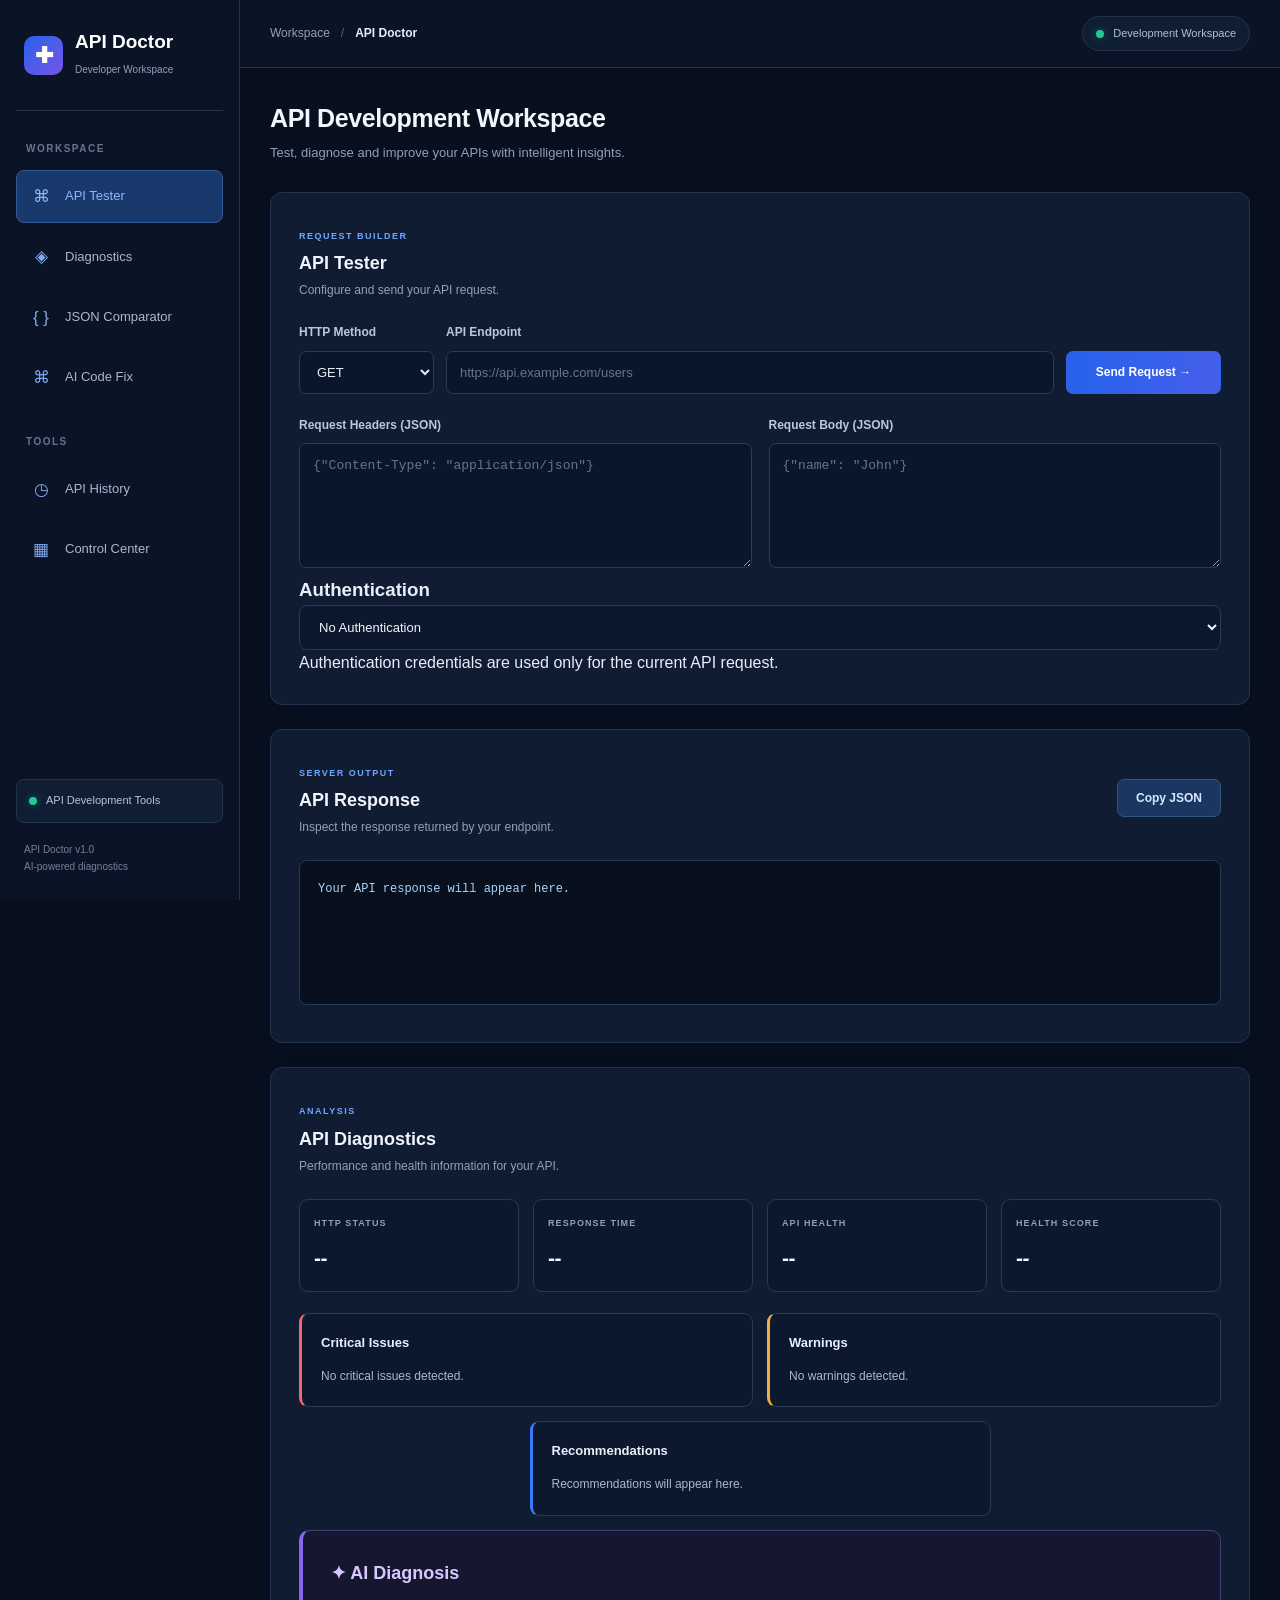
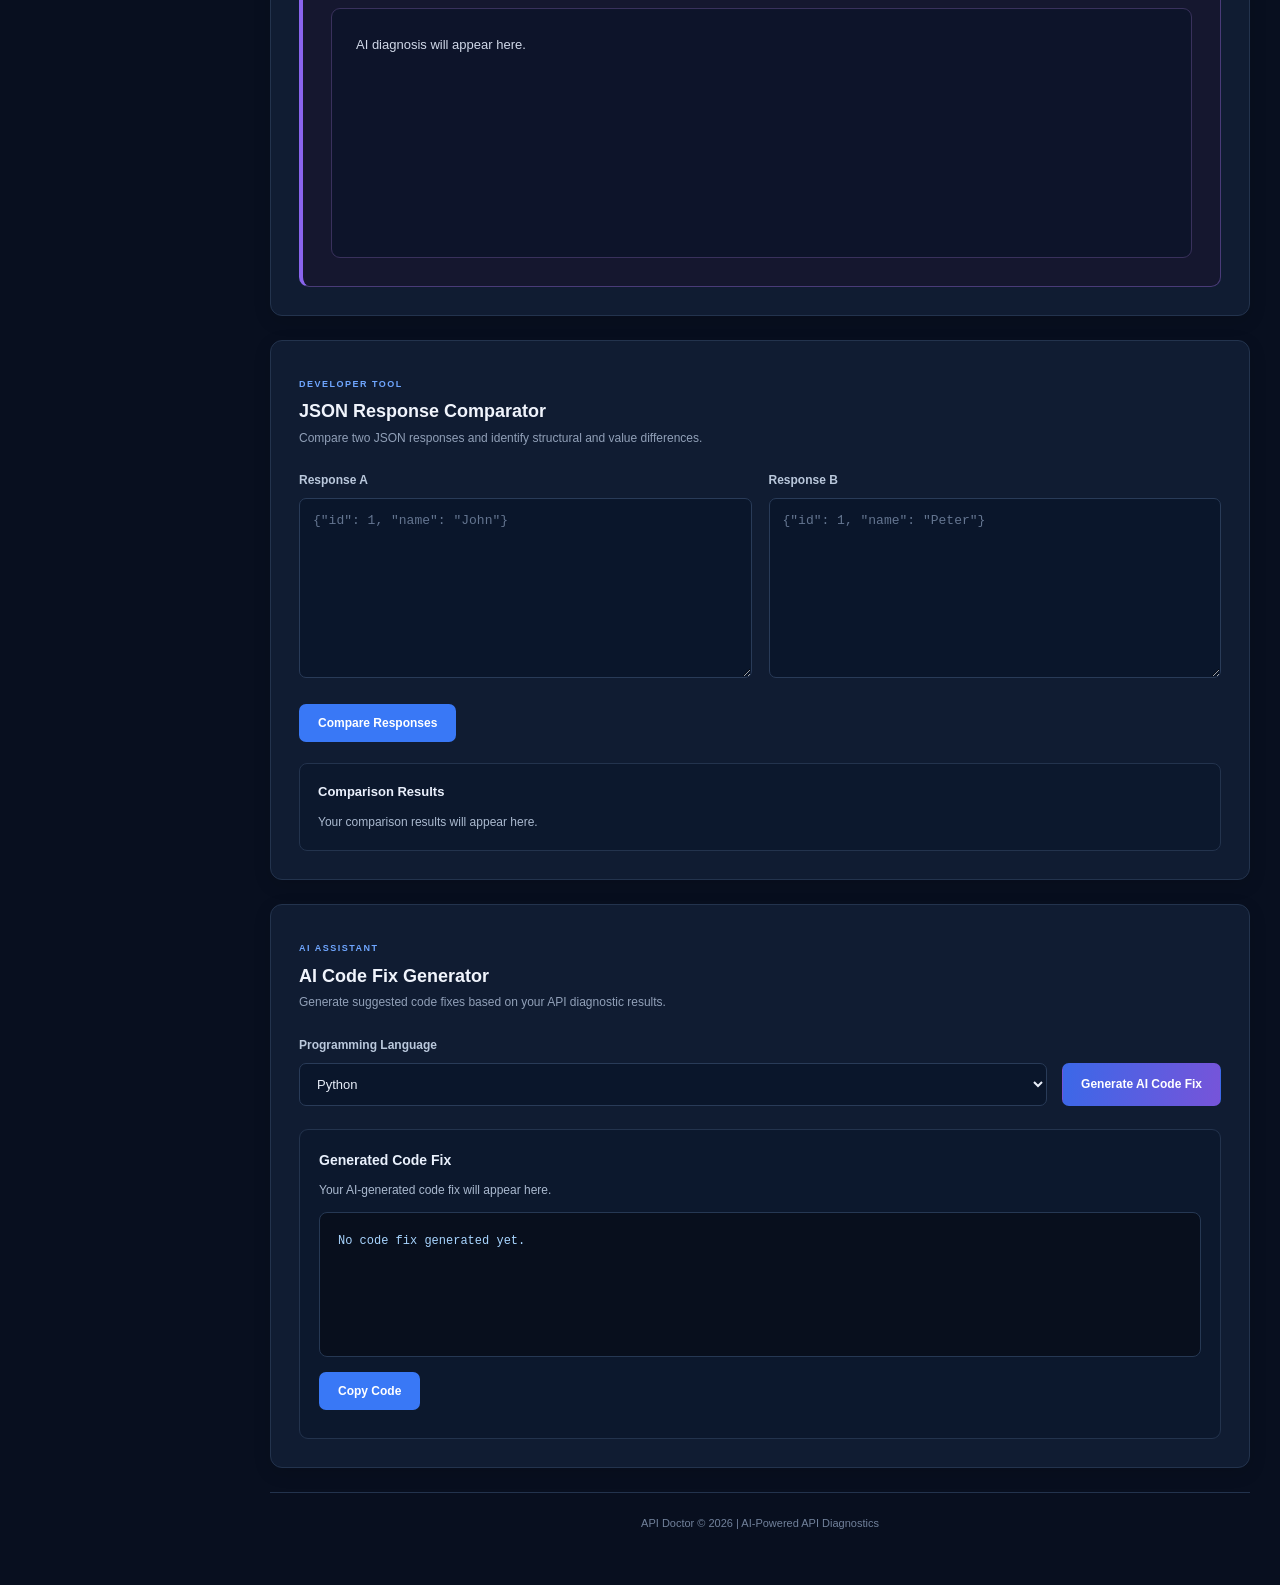
<file: frontend/index.html>
<!DOCTYPE html>
<html lang="en">

<head>
    <meta charset="UTF-8">
    <meta name="viewport" content="width=device-width, initial-scale=1.0">

    <title>API Doctor | Developer Workspace</title>

    <link rel="stylesheet" href="style.css">
    <script src="script.js" defer></script>
</head>

<body>

<div class="app-layout">

    <!-- =====================================
         SIDEBAR
    ====================================== -->

    <aside class="sidebar">

        <div class="brand">
            <div class="brand-icon">✚</div>

            <div>
                <h2>API Doctor</h2>
                <span>Developer Workspace</span>
            </div>
        </div>

        <div class="sidebar-label">WORKSPACE</div>

        <nav class="sidebar-nav">

            <a href="#api-tester" class="nav-item active">
                <span class="nav-icon">⌘</span>
                <span>API Tester</span>
            </a>

            <a href="#dashboard" class="nav-item">
                <span class="nav-icon">◈</span>
                <span>Diagnostics</span>
            </a>

            <a href="#comparator" class="nav-item">
                <span class="nav-icon">{ }</span>
                <span>JSON Comparator</span>
            </a>

            <a href="#code-fix" class="nav-item">
                <span class="nav-icon">⌘</span>
                <span>AI Code Fix</span>
            </a>

        </nav>

        <div class="sidebar-label">TOOLS</div>

        <nav class="sidebar-nav">

            <a href="history.html" class="nav-item">
                <span class="nav-icon">◷</span>
                <span>API History</span>
            </a>

            <a href="control-center.html" class="nav-item">
                <span class="nav-icon">▦</span>
                <span>Control Center</span>
            </a>

        </nav>

        <div class="sidebar-bottom">

            <div class="sidebar-info">
                <span class="status-dot"></span>
                <span>API Development Tools</span>
            </div>

            <div class="sidebar-version">
                API Doctor v1.0<br>
                AI-powered diagnostics
            </div>

        </div>

    </aside>


    <!-- =====================================
         MAIN AREA
    ====================================== -->

    <div class="main-area">

        <!-- TOPBAR -->

        <header class="topbar">

            <div class="topbar-left">
                <span class="breadcrumb">Workspace</span>
                <span class="breadcrumb-divider">/</span>
                <span class="breadcrumb-current">API Doctor</span>
            </div>

            <div class="topbar-right">

                <span class="workspace-status">
                    <span class="status-dot"></span>
                    Development Workspace
                </span>

            </div>

        </header>


        <main class="workspace">

            <!-- =====================================
                 PAGE HEADING
            ====================================== -->

            <section class="page-heading">

                <div>
                    <h1>API Development Workspace</h1>

                    <p>
                        Test, diagnose and improve your APIs
                        with intelligent insights.
                    </p>
                </div>

            </section>


            <!-- =====================================
                 API TESTER
            ====================================== -->

            <section
                class="workspace-panel api-tester"
                id="api-tester"
            >

                <div class="panel-heading">

                    <div>
                        <span class="section-tag">REQUEST BUILDER</span>

                        <h2>API Tester</h2>

                        <p>
                            Configure and send your API request.
                        </p>
                    </div>

                </div>


                <form id="apiForm" onsubmit="return false;">

                    <!-- METHOD AND URL -->

                    <div class="request-row">

                        <div class="method-group">

                            <label for="method">HTTP Method</label>

                            <select id="method">
                                <option value="GET">GET</option>
                                <option value="POST">POST</option>
                                <option value="PUT">PUT</option>
                                <option value="PATCH">PATCH</option>
                                <option value="DELETE">DELETE</option>
                            </select>

                        </div>


                        <div class="endpoint-group">

                            <label for="url">API Endpoint</label>

                            <input
                                type="url"
                                id="url"
                                placeholder="https://api.example.com/users"
                                required
                            >

                        </div>


                        <div class="send-group">

                            <label>&nbsp;</label>

                            <button
                                type="submit"
                                id="testButton"
                            >
                                Send Request →
                            </button>

                        </div>

                    </div>


                    <!-- HEADERS AND BODY -->

                    <div class="request-fields">

                        <div class="field-column">

                            <label for="headers">
                                Request Headers (JSON)
                            </label>

                            <textarea
                                id="headers"
                                placeholder='{"Content-Type": "application/json"}'
                            ></textarea>

                        </div>


                        <div class="field-column">

                            <label for="body">
                                Request Body (JSON)
                            </label>

                            <textarea
                                id="body"
                                placeholder='{"name": "John"}'
                            ></textarea>

                        </div>

                    </div>


                    <!-- =====================================
                         AUTHENTICATION
                    ====================================== -->

                    <div class="feature-auth-panel">

                        <h3>Authentication</h3>

                        <select
                            id="authType"
                            aria-label="Authentication type"
                        >

                            <option value="none">
                                No Authentication
                            </option>

                            <option value="bearer">
                                Bearer Token
                            </option>

                            <option value="apiKey">
                                API Key
                            </option>

                            <option value="basic">
                                Basic Auth
                            </option>

                        </select>


                        <div id="authFields" hidden>

                            <input
                                id="authKey"
                                type="text"
                                placeholder="Enter token or username"
                                autocomplete="off"
                                hidden
                            >

                            <input
                                id="authSecret"
                                type="password"
                                placeholder="Enter password or API key"
                                autocomplete="new-password"
                                hidden
                            >

                            <input
                                id="authHeaderName"
                                type="text"
                                placeholder="API key header name (e.g. x-api-key)"
                                autocomplete="off"
                                hidden
                            >

                        </div>


                        <p class="feature-note">
                            Authentication credentials are used
                            only for the current API request.
                        </p>

                    </div>

                </form>

            </section>


            <!-- =====================================
                 API RESPONSE VIEWER
            ====================================== -->

            <section class="workspace-panel response-panel">

                <div class="panel-heading response-header">

                    <div>
                        <span class="section-tag">SERVER OUTPUT</span>

                        <h2>API Response</h2>

                        <p>
                            Inspect the response returned by your endpoint.
                        </p>
                    </div>

                    <button
                        type="button"
                        id="copyResponse"
                    >
                        Copy JSON
                    </button>

                </div>


                <pre id="response">Your API response will appear here.</pre>

                <p id="copyMessage"></p>

            </section>


            <!-- =====================================
                 API DIAGNOSTICS
            ====================================== -->

            <section
                class="workspace-panel dashboard"
                id="dashboard"
            >

                <div class="panel-heading">

                    <div>
                        <span class="section-tag">ANALYSIS</span>

                        <h2>API Diagnostics</h2>

                        <p>
                            Performance and health information
                            for your API.
                        </p>
                    </div>

                </div>


                <!-- SUMMARY CARDS -->

                <div class="summary-cards">

                    <div class="result-card">

                        <span class="metric-label">
                            HTTP STATUS
                        </span>

                        <p id="statusCode">--</p>

                    </div>


                    <div class="result-card">

                        <span class="metric-label">
                            RESPONSE TIME
                        </span>

                        <p id="responseTime">--</p>

                    </div>


                    <div class="result-card">

                        <span class="metric-label">
                            API HEALTH
                        </span>

                        <p id="apiHealth">--</p>

                    </div>


                    <div class="result-card">

                        <span class="metric-label">
                            HEALTH SCORE
                        </span>

                        <p id="healthScore">--</p>

                    </div>

                </div>


                <!-- DIAGNOSTIC DETAILS -->

                <div class="diagnostic-grid">

                    <div class="result-section critical-section">

                        <h3>Critical Issues</h3>

                        <div id="criticalIssues">
                            No critical issues detected.
                        </div>

                    </div>


                    <div class="result-section warning-section">

                        <h3>Warnings</h3>

                        <div id="warnings">
                            No warnings detected.
                        </div>

                    </div>


                    <div class="result-section recommendation-section">

                        <h3>Recommendations</h3>

                        <div id="recommendations">
                            Recommendations will appear here.
                        </div>

                    </div>


                    <div class="result-section ai-section">

                        <h3>✦ AI Diagnosis</h3>

                        <div id="aiDiagnosis">
                            AI diagnosis will appear here.
                        </div>

                    </div>

                </div>

            </section>


            <!-- =====================================
                 JSON COMPARATOR
            ====================================== -->

            <section
                class="workspace-panel comparator"
                id="comparator"
            >

                <div class="panel-heading">

                    <div>
                        <span class="section-tag">DEVELOPER TOOL</span>

                        <h2>JSON Response Comparator</h2>

                        <p>
                            Compare two JSON responses and identify
                            structural and value differences.
                        </p>
                    </div>

                </div>


                <div class="comparison-inputs">

                    <div class="comparison-box">

                        <label for="responseA">
                            Response A
                        </label>

                        <textarea
                            id="responseA"
                            placeholder='{"id": 1, "name": "John"}'
                        ></textarea>

                    </div>


                    <div class="comparison-box">

                        <label for="responseB">
                            Response B
                        </label>

                        <textarea
                            id="responseB"
                            placeholder='{"id": 1, "name": "Peter"}'
                        ></textarea>

                    </div>

                </div>


                <button
                    type="button"
                    id="compareButton"
                >
                    Compare Responses
                </button>


                <div
                    id="comparisonResults"
                    class="comparison-results"
                >

                    <h3>Comparison Results</h3>

                    <p id="comparisonSummary">
                        Your comparison results will appear here.
                    </p>

                    <div id="comparisonDetails"></div>

                </div>

            </section>


            <!-- =====================================
                 AI CODE FIX GENERATOR
            ====================================== -->

            <section
                class="workspace-panel code-fix-section"
                id="code-fix"
            >

                <div class="panel-heading">

                    <div>
                        <span class="section-tag">AI ASSISTANT</span>

                        <h2>AI Code Fix Generator</h2>

                        <p>
                            Generate suggested code fixes based on
                            your API diagnostic results.
                        </p>
                    </div>

                </div>


                <div class="code-fix-controls">

                    <div class="language-group">

                        <label for="programmingLanguage">
                            Programming Language
                        </label>

                        <select id="programmingLanguage">

                            <option value="Python">Python</option>
                            <option value="C">C</option>
                            <option value="C++">C++</option>
                            <option value="Java">Java</option>
                            <option value="JavaScript">JavaScript</option>
                            <option value="TypeScript">TypeScript</option>
                            <option value="PHP">PHP</option>
                            <option value="HTML">HTML</option>
                            <option value="SQL">SQL</option>
                            <option value="Go">Go</option>

                        </select>

                    </div>


                    <button
                        type="button"
                        id="generateFixButton"
                    >
                        Generate AI Code Fix
                    </button>

                </div>


                <div class="code-fix-results">

                    <h3>Generated Code Fix</h3>

                    <p id="fixMessage">
                        Your AI-generated code fix will appear here.
                    </p>

                    <pre id="generatedCode">No code fix generated yet.</pre>

                    <button
                        type="button"
                        id="copyFixButton"
                    >
                        Copy Code
                    </button>

                    <p id="fixCopyMessage"></p>

                </div>

            </section>


            <!-- =====================================
                 FOOTER
            ====================================== -->

            <footer class="footer">

                <p>
                    API Doctor © 2026 |
                    AI-Powered API Diagnostics
                </p>

            </footer>

        </main>

    </div>

</div>

</body>
</html>
</file>
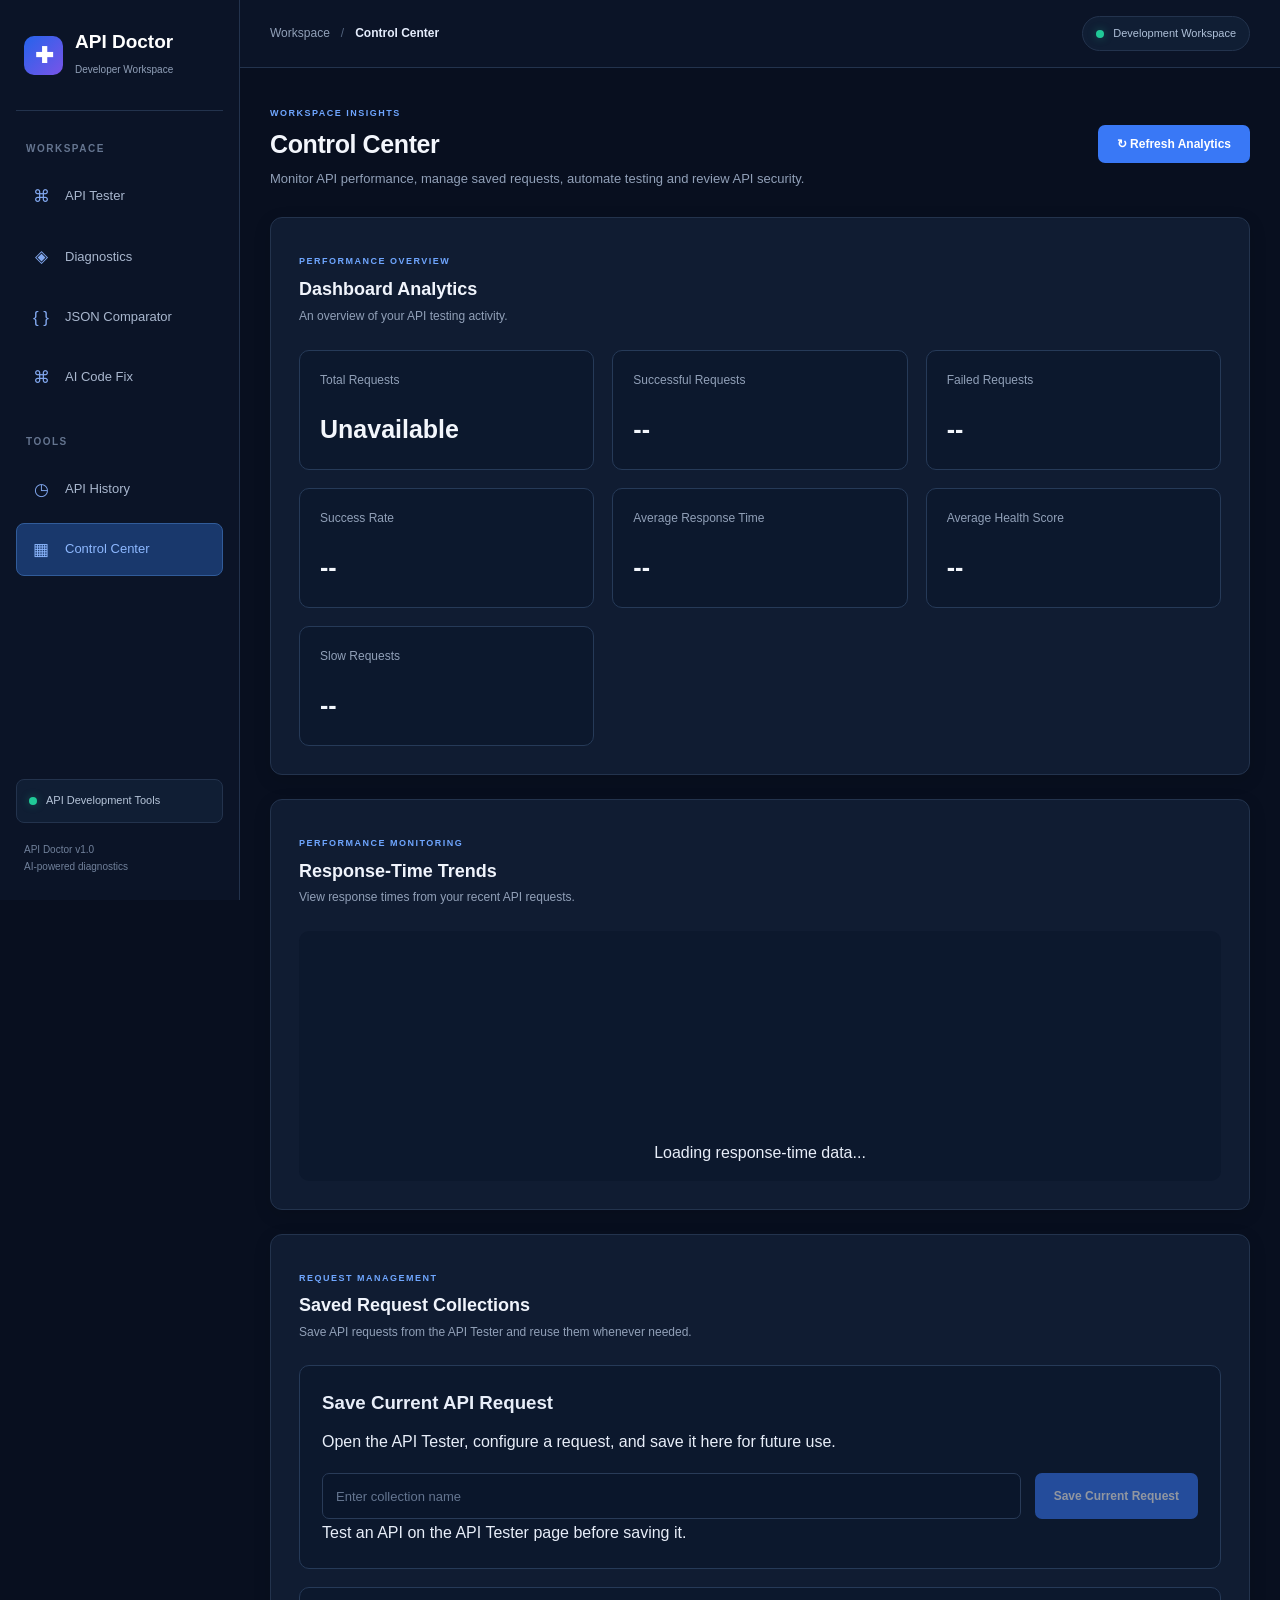
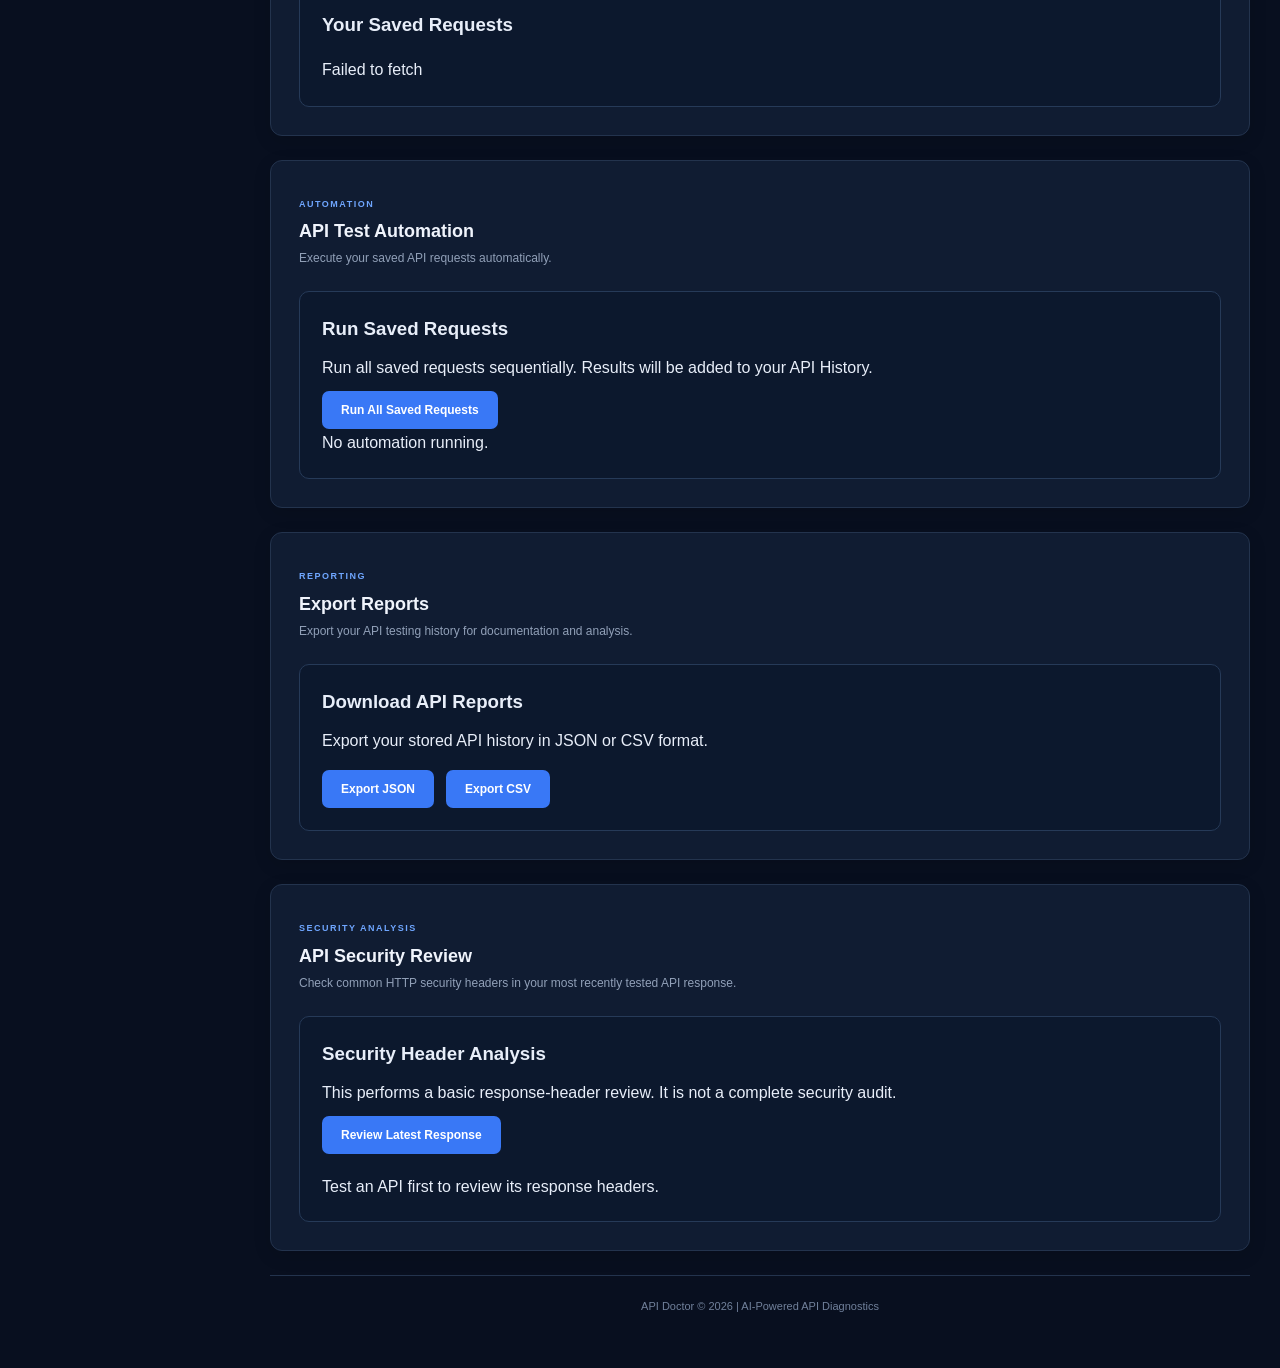
<file: frontend/control-center.html>
<!DOCTYPE html>
<html lang="en">

<head>
    <meta charset="UTF-8">
    <meta name="viewport" content="width=device-width, initial-scale=1.0">

    <title>API Doctor | Control Center</title>

    <link rel="stylesheet" href="style.css">
    <script src="script.js" defer></script>
</head>

<body>

<div class="app-layout">

    <!-- SIDEBAR -->
    <aside class="sidebar">

        <div class="brand">
            <div class="brand-icon">✚</div>

            <div>
                <h2>API Doctor</h2>
                <span>Developer Workspace</span>
            </div>
        </div>

        <div class="sidebar-label">WORKSPACE</div>

        <nav class="sidebar-nav">

            <a href="index.html#api-tester" class="nav-item">
                <span class="nav-icon">⌘</span>
                <span>API Tester</span>
            </a>

            <a href="index.html#dashboard" class="nav-item">
                <span class="nav-icon">◈</span>
                <span>Diagnostics</span>
            </a>

            <a href="index.html#comparator" class="nav-item">
                <span class="nav-icon">{ }</span>
                <span>JSON Comparator</span>
            </a>

            <a href="index.html#code-fix" class="nav-item">
                <span class="nav-icon">⌘</span>
                <span>AI Code Fix</span>
            </a>

        </nav>

        <div class="sidebar-label">TOOLS</div>

        <nav class="sidebar-nav">

            <a href="history.html" class="nav-item">
                <span class="nav-icon">◷</span>
                <span>API History</span>
            </a>

            <a href="control-center.html" class="nav-item active">
                <span class="nav-icon">▦</span>
                <span>Control Center</span>
            </a>

        </nav>

        <div class="sidebar-bottom">

            <div class="sidebar-info">
                <span class="status-dot"></span>
                <span>API Development Tools</span>
            </div>

            <div class="sidebar-version">
                API Doctor v1.0<br>
                AI-powered diagnostics
            </div>

        </div>

    </aside>


    <!-- MAIN AREA -->
    <div class="main-area">

        <header class="topbar">

            <div class="topbar-left">
                <span class="breadcrumb">Workspace</span>
                <span class="breadcrumb-divider">/</span>
                <span class="breadcrumb-current">Control Center</span>
            </div>

            <div class="topbar-right">

                <span class="workspace-status">
                    <span class="status-dot"></span>
                    Development Workspace
                </span>

            </div>

        </header>


        <main class="workspace">

            <!-- PAGE HEADING -->
            <section class="page-heading">

                <div>
                    <span class="section-tag">WORKSPACE INSIGHTS</span>

                    <h1>Control Center</h1>

                    <p>
                        Monitor API performance, manage saved requests,
                        automate testing and review API security.
                    </p>
                </div>

                <button
                    type="button"
                    id="refreshAnalyticsButton"
                >
                    ↻ Refresh Analytics
                </button>

            </section>


            <!-- ANALYTICS -->
            <section class="workspace-panel">

                <div class="panel-heading">
                    <div>
                        <span class="section-tag">PERFORMANCE OVERVIEW</span>
                        <h2>Dashboard Analytics</h2>

                        <p>
                            An overview of your API testing activity.
                        </p>
                    </div>
                </div>


                <div class="analytics-grid">

                    <article class="analytics-card">
                        <span>Total Requests</span>
                        <strong id="analyticsTotal">--</strong>
                    </article>

                    <article class="analytics-card">
                        <span>Successful Requests</span>
                        <strong id="analyticsSuccess">--</strong>
                    </article>

                    <article class="analytics-card">
                        <span>Failed Requests</span>
                        <strong id="analyticsFailed">--</strong>
                    </article>

                    <article class="analytics-card">
                        <span>Success Rate</span>
                        <strong id="analyticsRate">--</strong>
                    </article>

                    <article class="analytics-card">
                        <span>Average Response Time</span>
                        <strong id="analyticsTime">--</strong>
                    </article>

                    <article class="analytics-card">
                        <span>Average Health Score</span>
                        <strong id="analyticsHealth">--</strong>
                    </article>

                    <article class="analytics-card">
                        <span>Slow Requests</span>
                        <strong id="analyticsSlow">--</strong>
                    </article>

                </div>

            </section>


            <!-- RESPONSE TIME -->
            <section class="workspace-panel">

                <div class="panel-heading">

                    <div>
                        <span class="section-tag">PERFORMANCE MONITORING</span>
                        <h2>Response-Time Trends</h2>

                        <p>
                            View response times from your recent API requests.
                        </p>
                    </div>

                </div>

                <div
                    id="responseTimeChart"
                    class="response-time-chart"
                >
                    Loading response-time data...
                </div>

            </section>


            <!-- SAVED COLLECTIONS -->
            <section class="workspace-panel">

                <div class="panel-heading">

                    <div>
                        <span class="section-tag">REQUEST MANAGEMENT</span>
                        <h2>Saved Request Collections</h2>

                        <p>
                            Save API requests from the API Tester
                            and reuse them whenever needed.
                        </p>
                    </div>

                </div>


                <div class="feature-card">

                    <h3>Save Current API Request</h3>

                    <p>
                        Open the API Tester, configure a request,
                        and save it here for future use.
                    </p>

                    <div class="collection-save-row">

                        <input
                            id="collectionName"
                            type="text"
                            placeholder="Enter collection name"
                        >

                        <button
                            type="button"
                            id="saveCollectionButton"
                            disabled
                        >
                            Save Current Request
                        </button>

                    </div>

                    <p
                        id="collectionMessage"
                        class="feature-note"
                    >
                        Save requests from the API Tester page.
                    </p>

                </div>


                <div class="feature-card">

                    <h3>Your Saved Requests</h3>

                    <div
                        id="collectionsList"
                        class="collections-list"
                    >
                        Loading saved requests...
                    </div>

                </div>

            </section>


            <!-- AUTOMATION -->
            <section class="workspace-panel">

                <div class="panel-heading">

                    <div>
                        <span class="section-tag">AUTOMATION</span>
                        <h2>API Test Automation</h2>

                        <p>
                            Execute your saved API requests automatically.
                        </p>
                    </div>

                </div>


                <div class="feature-card">

                    <h3>Run Saved Requests</h3>

                    <p>
                        Run all saved requests sequentially.
                        Results will be added to your API History.
                    </p>

                    <button
                        type="button"
                        id="runCollectionsButton"
                    >
                        Run All Saved Requests
                    </button>

                    <p
                        id="automationMessage"
                        class="feature-note"
                    >
                        No automation running.
                    </p>

                </div>

            </section>


            <!-- REPORT EXPORT -->
            <section class="workspace-panel">

                <div class="panel-heading">

                    <div>
                        <span class="section-tag">REPORTING</span>
                        <h2>Export Reports</h2>

                        <p>
                            Export your API testing history for
                            documentation and analysis.
                        </p>
                    </div>

                </div>


                <div class="feature-card">

                    <h3>Download API Reports</h3>

                    <p>
                        Export your stored API history in JSON
                        or CSV format.
                    </p>

                    <div class="export-actions">

                        <button
                            type="button"
                            id="exportJsonButton"
                        >
                            Export JSON
                        </button>

                        <button
                            type="button"
                            id="exportCsvButton"
                        >
                            Export CSV
                        </button>

                    </div>

                </div>

            </section>


            <!-- SECURITY REVIEW -->
            <section class="workspace-panel">

                <div class="panel-heading">

                    <div>
                        <span class="section-tag">SECURITY ANALYSIS</span>
                        <h2>API Security Review</h2>

                        <p>
                            Check common HTTP security headers
                            in your most recently tested API response.
                        </p>
                    </div>

                </div>


                <div class="feature-card">

                    <h3>Security Header Analysis</h3>

                    <p>
                        This performs a basic response-header review.
                        It is not a complete security audit.
                    </p>

                    <button
                        type="button"
                        id="securityReviewButton"
                    >
                        Review Latest Response
                    </button>

                    <div
                        id="securityReviewResults"
                        class="security-review-results"
                    >
                        Test an API first to review its response headers.
                    </div>

                </div>

            </section>


            <!-- FOOTER -->
            <footer class="footer">

                <p>
                    API Doctor © 2026 | AI-Powered API Diagnostics
                </p>

            </footer>

        </main>

    </div>

</div>

</body>
</html>
</file>
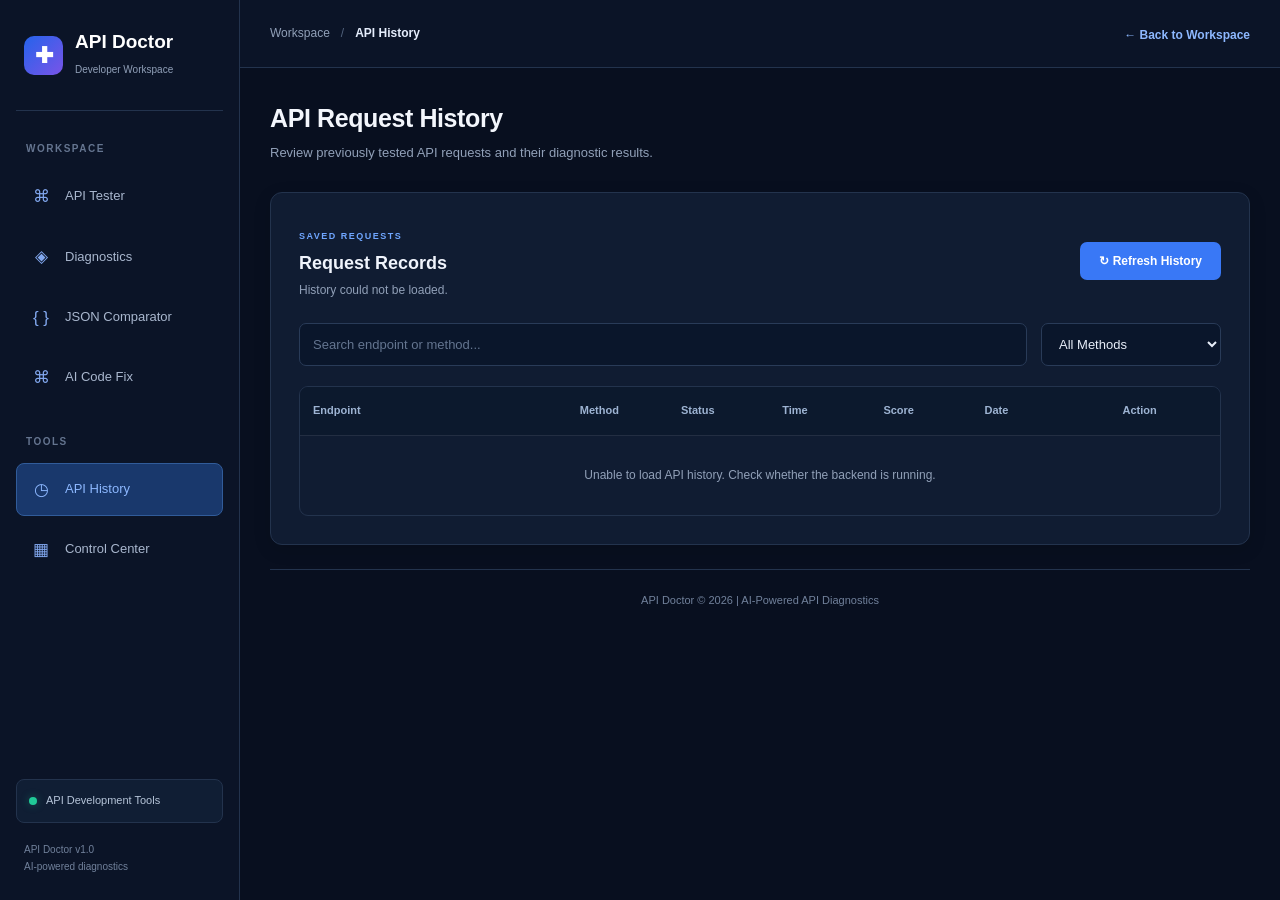
<file: frontend/history.html>
<!DOCTYPE html>
<html lang="en">

<head>
    <meta charset="UTF-8">
    <meta name="viewport" content="width=device-width, initial-scale=1.0">

    <title>API Doctor | API History</title>

    <link rel="stylesheet" href="style.css">
    <script src="history.js" defer></script>
</head>

<body>

<div class="app-layout">

    <!-- =====================================
         SIDEBAR
    ====================================== -->

    <aside class="sidebar">

        <div class="brand">

            <div class="brand-icon">✚</div>

            <div>
                <h2>API Doctor</h2>
                <span>Developer Workspace</span>
            </div>

        </div>


        <div class="sidebar-label">WORKSPACE</div>

        <nav class="sidebar-nav">

            <a href="index.html#api-tester" class="nav-item">
                <span class="nav-icon">⌘</span>
                <span>API Tester</span>
            </a>

            <a href="index.html#dashboard" class="nav-item">
                <span class="nav-icon">◈</span>
                <span>Diagnostics</span>
            </a>

            <a href="index.html#comparator" class="nav-item">
                <span class="nav-icon">{ }</span>
                <span>JSON Comparator</span>
            </a>

            <a href="index.html#code-fix" class="nav-item">
                <span class="nav-icon">⌘</span>
                <span>AI Code Fix</span>
            </a>

        </nav>


        <div class="sidebar-label">TOOLS</div>

        <nav class="sidebar-nav">

            <a href="history.html" class="nav-item active">
                <span class="nav-icon">◷</span>
                <span>API History</span>
            </a>

            <a href="control-center.html" class="nav-item">
                <span class="nav-icon">▦</span>
                <span>Control Center</span>
            </a>

        </nav>


        <!-- SIDEBAR BOTTOM -->

        <div class="sidebar-bottom">

            <div class="sidebar-info">
                <span class="status-dot"></span>
                <span>API Development Tools</span>
            </div>

            <div class="sidebar-version">
                API Doctor v1.0<br>
                AI-powered diagnostics
            </div>

        </div>

    </aside>


    <!-- =====================================
         MAIN AREA
    ====================================== -->

    <div class="main-area">

        <!-- TOPBAR -->

        <header class="topbar">

            <div class="topbar-left">

                <span class="breadcrumb">Workspace</span>

                <span class="breadcrumb-divider">/</span>

                <span class="breadcrumb-current">
                    API History
                </span>

            </div>

            <div class="topbar-right">

                <a
                    class="history-back-link"
                    href="index.html"
                >
                    ← Back to Workspace
                </a>

            </div>

        </header>


        <!-- =====================================
             PAGE CONTENT
        ====================================== -->

        <main class="workspace">

            <!-- PAGE HEADING -->

            <section class="page-heading">

                <div>

                    <h1>API Request History</h1>

                    <p>
                        Review previously tested API requests
                        and their diagnostic results.
                    </p>

                </div>

            </section>


            <!-- =====================================
                 REQUEST RECORDS
            ====================================== -->

            <section class="workspace-panel history-page-panel">

                <div class="panel-heading">

                    <div>

                        <span class="section-tag">
                            SAVED REQUESTS
                        </span>

                        <h2>Request Records</h2>

                        <p id="historyCount">
                            Loading saved requests...
                        </p>

                    </div>

                    <button
                        type="button"
                        id="refreshHistoryButton"
                    >
                        ↻ Refresh History
                    </button>

                </div>


                <!-- SEARCH AND FILTER -->

                <div class="history-controls">

                    <input
                        type="search"
                        id="historySearch"
                        placeholder="Search endpoint or method..."
                    >

                    <select id="historyMethodFilter">

                        <option value="ALL">All Methods</option>

                        <option value="GET">GET</option>

                        <option value="POST">POST</option>

                        <option value="PUT">PUT</option>

                        <option value="PATCH">PATCH</option>

                        <option value="DELETE">DELETE</option>

                    </select>

                </div>


                <!-- HISTORY TABLE -->

                <div class="history-table-wrapper">

                    <table class="history-table">

                        <thead>

                            <tr>
                                <th>Endpoint</th>
                                <th>Method</th>
                                <th>Status</th>
                                <th>Time</th>
                                <th>Score</th>
                                <th>Date</th>
                                <th>Action</th>
                            </tr>

                        </thead>


                        <tbody id="historyList">

                            <tr>
                                <td
                                    colspan="7"
                                    class="history-empty"
                                >
                                    Loading history...
                                </td>
                            </tr>

                        </tbody>

                    </table>

                </div>

            </section>


            <!-- =====================================
                 REQUEST DETAILS
            ====================================== -->

            <section
                class="workspace-panel history-details"
                id="historyDetails"
                hidden
            >

                <div class="panel-heading">

                    <div>

                        <span class="section-tag">
                            REQUEST INFORMATION
                        </span>

                        <h2>Request Details</h2>

                    </div>

                </div>


                <p id="historyDetailMessage">
                    Select a record to view its details.
                </p>


                <div id="historyDetailContent"></div>

            </section>


            <!-- =====================================
                 FOOTER
            ====================================== -->

            <footer class="footer">

                <p>
                    API Doctor © 2026 |
                    AI-Powered API Diagnostics
                </p>

            </footer>

        </main>

    </div>

</div>

</body>
</html>
</file>
<file: frontend/style.css>
/* =====================================================
   API DOCTOR - OBSIDIAN BLUE
   PREMIUM DEVELOPER WORKSPACE
===================================================== */


/* 1. ROOT VARIABLES */

:root {
    --bg-main: #080F1F;
    --bg-sidebar: #0B1427;
    --bg-panel: #101C32;
    --bg-input: #0A162B;
    --bg-hover: #192A46;

    --primary: #3978F6;
    --primary-hover: #2862D8;
    --violet: #8964ED;

    --text-main: #E8EEF9;
    --text-muted: #91A0B8;

    --border: #23334D;

    --success: #20C997;
    --warning: #F5AC45;
    --danger: #F06475;
}


/* 2. GLOBAL STYLES */

* {
    margin: 0;
    padding: 0;
    box-sizing: border-box;
}

html {
    scroll-behavior: smooth;
    scroll-padding-top: 85px;
}

body {
    width: 100%;
    min-height: 100vh;
    overflow-x: hidden;

    font-family: "Segoe UI", Arial, sans-serif;
    background: var(--bg-main);
    color: var(--text-main);
    line-height: 1.6;
}


/* 3. MAIN APP LAYOUT */

.app-layout {
    display: flex;
    width: 100%;
    min-height: 100vh;
}

.main-area {
    flex: 1;
    min-width: 0;
}


/* 4. SIDEBAR */

.sidebar {
    width: 240px;
    min-width: 240px;
    height: 100vh;

    background: var(--bg-sidebar);
    border-right: 1px solid var(--border);

    padding: 25px 16px;

    display: flex;
    flex-direction: column;

    position: sticky;
    top: 0;

    flex-shrink: 0;
}


/* BRAND */

.brand {
    display: flex;
    align-items: center;
    gap: 12px;

    padding: 5px 8px 30px;

    border-bottom: 1px solid var(--border);
}

.brand-icon {
    width: 39px;
    height: 39px;

    display: grid;
    place-items: center;

    border-radius: 10px;

    background: linear-gradient(
        135deg,
        #2563EB,
        #7954E8
    );

    color: white;
    font-size: 22px;
    font-weight: bold;

    flex-shrink: 0;
}

.brand h2 {
    color: white;
    font-size: 19px;
    line-height: 1.3;
}

.brand span {
    color: var(--text-muted);
    font-size: 10px;
}


/* SIDEBAR LABEL */

.sidebar-label {
    color: #657590;

    font-size: 10px;
    font-weight: 700;
    letter-spacing: 1.5px;

    margin: 30px 10px 13px;
}


/* SIDEBAR NAVIGATION */

.sidebar-nav {
    display: flex;
    flex-direction: column;
    gap: 7px;
}

.nav-item {
    display: flex;
    align-items: center;
    gap: 13px;

    padding: 12px 13px;

    color: #A9B7CE;
    text-decoration: none;

    font-size: 13px;
    font-weight: 500;

    background: transparent;
    border: 1px solid transparent;
    border-radius: 8px;

    transition:
        background 0.2s ease,
        color 0.2s ease,
        border-color 0.2s ease;
}

.nav-item:hover:not(.active) {
    background: #14233B;
    color: white;
}

.nav-item.active {
    background: #19386C !important;
    border: 1px solid #315C9A !important;
    color: #8DB8FF !important;
}

.nav-icon {
    width: 22px;
    text-align: center;

    font-size: 17px;
    color: #82A8EF;
}

.nav-item.active .nav-icon {
    color: #8DB8FF !important;
}


/* SIDEBAR BOTTOM */

.sidebar-bottom {
    margin-top: auto;
}

.sidebar-info {
    display: flex;
    align-items: center;
    gap: 9px;

    background: #101E34;
    border: 1px solid var(--border);

    padding: 12px;
    border-radius: 8px;

    font-size: 11px;
    color: #B6C5D9;
}

.status-dot {
    width: 8px;
    height: 8px;

    display: inline-block;

    border-radius: 50%;
    background: var(--success);

    box-shadow: 0 0 8px rgba(32, 201, 151, 0.35);

    flex-shrink: 0;
}

.sidebar-version {
    color: #71819B;
    font-size: 10px;
    line-height: 1.7;

    padding: 18px 8px 0;
}


/* 5. TOP NAVIGATION */

.topbar {
    height: 68px;

    padding: 0 30px;

    background: #0B1427;
    border-bottom: 1px solid var(--border);

    display: flex;
    align-items: center;
    justify-content: space-between;
    gap: 15px;

    position: sticky;
    top: 0;

    z-index: 10;
}

.topbar-left {
    display: flex;
    align-items: center;
    gap: 11px;

    font-size: 12px;
}

.breadcrumb {
    color: var(--text-muted);
}

.breadcrumb-divider {
    color: #52637E;
}

.breadcrumb-current {
    color: #E5EDFC;
    font-weight: 600;
}

.workspace-status {
    display: flex;
    align-items: center;
    gap: 9px;

    color: #AFC1D9;
    font-size: 11px;

    background: #101E34;
    border: 1px solid var(--border);

    padding: 8px 13px;
    border-radius: 20px;
}


/* 6. MAIN WORKSPACE */

.workspace {
    width: 100%;
    max-width: 1550px;

    margin: auto;
    padding: 30px 35px;
}

.page-heading {
    margin-bottom: 26px;
}

.page-heading h1 {
    color: #F3F6FC;

    font-size: 25px;
    font-weight: 650;
    letter-spacing: -0.4px;
}

.page-heading p {
    color: var(--text-muted);
    font-size: 13px;

    margin-top: 5px;
}


/* 7. WORKSPACE PANELS */

.workspace-panel {
    background: var(--bg-panel);

    border: 1px solid var(--border);
    border-radius: 11px;

    padding: 24px;
    margin-bottom: 23px;

    min-width: 0;

    box-shadow: 0 5px 18px rgba(0, 0, 0, 0.12);

    scroll-margin-top: 85px;

    transition: border-color 0.2s ease;
}

.workspace-panel:hover {
    border-color: #344966;
}

.panel-heading {
    display: flex;
    align-items: center;
    justify-content: space-between;
    gap: 15px;

    margin-bottom: 23px;
}

.panel-heading h2 {
    color: #F0F4FC;

    font-size: 18px;
    font-weight: 650;

    margin-top: 3px;
}

.panel-heading p {
    color: var(--text-muted);
    font-size: 12px;

    margin-top: 3px;
}

.section-tag {
    color: #6FA6FF;

    font-size: 9px;
    font-weight: 700;
    letter-spacing: 1.5px;
}


/* 8. FORM ELEMENTS */

form {
    display: flex;
    flex-direction: column;
}

label {
    display: block;

    color: #BAC8DC;

    font-size: 12px;
    font-weight: 600;

    margin-bottom: 8px;
}

input,
select,
textarea {
    width: 100%;
    min-width: 0;
    max-width: 100%;

    padding: 12px 13px;

    background: var(--bg-input);
    color: var(--text-main);

    border: 1px solid #293B58;
    border-radius: 7px;

    outline: none;

    font-family: inherit;
    font-size: 13px;

    transition:
        border-color 0.2s,
        box-shadow 0.2s;
}

input::placeholder,
textarea::placeholder {
    color: #647590;
}

input:focus,
select:focus,
textarea:focus {
    border-color: var(--primary);

    box-shadow:
        0 0 0 3px rgba(57, 120, 246, 0.12);
}

select option {
    background: var(--bg-panel);
    color: white;
}

textarea {
    min-height: 125px;

    resize: vertical;

    font-family: Consolas, monospace;
    line-height: 1.6;
}


/* 9. API REQUEST EDITOR */

.request-row {
    display: grid;

    grid-template-columns:
        135px
        minmax(0, 1fr)
        155px;

    gap: 12px;
    align-items: end;
}

.request-row label {
    white-space: nowrap;
}

.request-row input,
.request-row select {
    height: 43px;
}

.request-fields {
    display: grid;

    grid-template-columns:
        repeat(2, minmax(0, 1fr));

    gap: 17px;
    margin-top: 22px;
}

.field-column,
.send-group {
    min-width: 0;
}


/* 10. BUTTONS */

button {
    padding: 11px 18px;

    background: var(--primary);
    color: white;

    border: 1px solid transparent;
    border-radius: 7px;

    font-family: inherit;
    font-size: 12px;
    font-weight: 650;

    cursor: pointer;

    transition:
        background 0.2s,
        transform 0.2s;
}

button:hover {
    background: var(--primary-hover);
    transform: translateY(-1px);
}

button:active {
    transform: scale(0.98);
}

button:disabled {
    opacity: 0.55;
    cursor: not-allowed;
    transform: none;
}


/* SEND REQUEST BUTTON */

#testButton {
    width: 100%;
    min-width: 155px;
    height: 43px;

    margin: 0;
    padding: 11px 10px;

    background: linear-gradient(
        100deg,
        #2563EB,
        #465EEA
    );

    font-size: 12px;
    white-space: nowrap;
}

#testButton:hover {
    background: linear-gradient(
        100deg,
        #1D4ED8,
        #5947D8
    );
}


/* 11. API RESPONSE VIEWER */

.response-header {
    align-items: center;
}

.response-header button {
    margin: 0;
}

#copyResponse {
    background: #1B3761;
    border-color: #315481;
    color: #D7E7FF;
}

#copyResponse:hover {
    background: #28518B;
}

.response-panel pre,
#generatedCode,
#comparisonDetails pre {
    background: #080F1D;
    color: #A8D5FF;

    padding: 18px;

    border: 1px solid #263853;
    border-radius: 8px;

    min-height: 145px;
    max-height: 420px;

    overflow: auto;

    white-space: pre-wrap;
    overflow-wrap: anywhere;

    font-family: Consolas, monospace;
    font-size: 12px;
    line-height: 1.8;
}

#copyMessage,
#fixCopyMessage {
    color: var(--success);

    font-size: 11px;
    margin-top: 9px;
}


/* 12. DIAGNOSTIC SUMMARY CARDS */

.summary-cards {
    display: grid;

    grid-template-columns:
        repeat(4, minmax(0, 1fr));

    gap: 14px;
    margin-bottom: 21px;
}

.result-card {
    background: #0C182D;

    border: 1px solid #263A58;
    border-radius: 9px;

    padding: 18px;

    min-width: 0;

    transition: 0.2s ease;
}

.result-card:hover {
    border-color: var(--primary);
    transform: translateY(-2px);
}

.metric-label {
    display: block;

    color: #8EA0BA;

    font-size: 9px;
    font-weight: 700;
    letter-spacing: 1.1px;

    margin-bottom: 11px;
}

.result-card p {
    color: #F3F7FF;

    font-size: 22px;
    font-weight: 700;

    overflow-wrap: anywhere;
}


/* 13. DIAGNOSTIC GRID */

.diagnostic-grid {
    display: grid;

    grid-template-columns:
        repeat(2, minmax(0, 1fr));

    gap: 14px;
}

.result-section {
    background: #0C182D;

    border: 1px solid #263A58;
    border-radius: 9px;

    padding: 19px;

    min-width: 0;
}

.result-section h3 {
    color: #E9F0FC;

    font-size: 13px;
    font-weight: 650;

    margin-bottom: 12px;
}

.result-section div {
    color: #AAB9CF;

    font-size: 12px;
    line-height: 1.8;

    overflow-wrap: anywhere;
}

.result-section ul {
    padding-left: 20px;
}

.result-section li {
    color: #BAC8DB;

    font-size: 12px;
    margin-bottom: 7px;
}

.result-section p {
    color: #AAB9CF;
    font-size: 12px;
}


/* DIAGNOSTIC ACCENT COLOURS */

.critical-section {
    border-left: 3px solid var(--danger);
}

.warning-section {
    border-left: 3px solid var(--warning);
}

.recommendation-section {
    border-left: 3px solid var(--primary);
}

.ai-section {
    border-left: 4px solid var(--violet);
    background: #15172F;
}


/* 14. CENTRED RECOMMENDATIONS */

.recommendation-section {
    grid-column: 1 / -1;

    width: 50%;
    justify-self: center;
}


/* 15. AI DIAGNOSIS - FULL WIDTH */

.ai-section {
    grid-column: 1 / -1;

    width: 100%;
    min-height: 350px;

    padding: 28px;

    background: #15172F;

    border: 1px solid #493B78;
    border-left: 4px solid var(--violet);

    border-radius: 10px;
}

.ai-section h3 {
    color: #D8C7FF;

    font-size: 18px;
    margin-bottom: 20px;
}


/* AI CONTENT */

#aiDiagnosis {
    width: 100%;

    min-height: 250px;
    max-height: 650px;

    overflow-y: auto;

    padding: 24px;

    background: #0D142A;

    border: 1px solid #39315C;
    border-radius: 9px;

    color: #D0D8E8;

    font-size: 13px;
    line-height: 1.9;

    overflow-wrap: anywhere;
}


/* AI HEADINGS */

#aiDiagnosis h4 {
    color: #C4B5FD;

    font-size: 15px;
    font-weight: 700;

    margin: 22px 0 12px;
    padding-bottom: 8px;

    border-bottom: 1px solid #39315C;
}

#aiDiagnosis h4:first-child {
    margin-top: 0;
}


/* AI PARAGRAPHS */

#aiDiagnosis p {
    color: #CBD5E1;

    font-size: 13px;
    line-height: 1.9;

    margin-bottom: 14px;
}


/* AI BOLD TEXT */

#aiDiagnosis strong {
    color: #E9D5FF;
    font-weight: 700;
}


/* AI LISTS */

#aiDiagnosis ul {
    padding-left: 25px;
    margin: 12px 0 18px;
}

#aiDiagnosis li {
    color: #C5D0E2;

    font-size: 13px;
    line-height: 1.9;

    margin-bottom: 10px;
}


/* AI SCROLLBAR */

#aiDiagnosis::-webkit-scrollbar {
    width: 6px;
}

#aiDiagnosis::-webkit-scrollbar-track {
    background: #0D142A;
}

#aiDiagnosis::-webkit-scrollbar-thumb {
    background: #7055B5;
    border-radius: 10px;
}


/* 16. JSON COMPARATOR */

.comparator-description,
.code-fix-description {
    color: var(--text-muted);

    font-size: 12px;
    margin-bottom: 18px;
}

.comparison-inputs {
    display: grid;

    grid-template-columns:
        repeat(2, minmax(0, 1fr));

    gap: 17px;
}

.comparison-box {
    min-width: 0;
}

.comparison-box textarea {
    min-height: 180px;
}

#compareButton {
    margin-top: 18px;
}

.comparison-results {
    background: #0C182D;

    border: 1px solid var(--border);
    border-radius: 8px;

    padding: 18px;
    margin-top: 21px;
}

.comparison-results h3 {
    color: #EAF0FC;

    font-size: 13px;
    margin-bottom: 10px;
}

.comparison-results h4 {
    color: #C4D5F2;

    font-size: 13px;
    margin-bottom: 10px;
}

.comparison-results p,
#comparisonDetails {
    color: #AAB9CF;

    font-size: 12px;
    overflow-wrap: anywhere;
}

#comparisonDetails ul {
    padding-left: 22px;
    margin-bottom: 15px;
}

#comparisonDetails li {
    margin-bottom: 7px;
}


/* 17. AI CODE FIX GENERATOR */

.code-fix-controls {
    display: flex;
    align-items: end;
    gap: 15px;

    margin-bottom: 23px;
}

.language-group {
    flex: 1;
    min-width: 0;
}

.language-group select {
    height: 43px;
}

#generateFixButton {
    height: 43px;
    margin: 0;

    background: linear-gradient(
        100deg,
        #3B68E8,
        #7754D9
    );
}

#generateFixButton:hover {
    background: linear-gradient(
        100deg,
        #2856D5,
        #6241C5
    );
}

.code-fix-results {
    background: #0C182D;

    border: 1px solid var(--border);
    border-radius: 9px;

    padding: 19px;
}

.code-fix-results h3 {
    color: #E9F0FC;

    font-size: 14px;
    margin-bottom: 10px;
}

#fixMessage {
    color: #AAB9CF;

    font-size: 12px;
    margin-bottom: 12px;

    overflow-wrap: anywhere;
}

#generatedCode {
    margin-bottom: 12px;
}

#copyFixButton {
    margin-top: 3px;
}


/* 18. FOOTER */

.footer {
    text-align: center;

    padding: 22px 10px;

    border-top: 1px solid var(--border);

    color: #71819B;
    font-size: 11px;

    margin-top: 12px;
}


/* 19. SCROLLBAR */

::-webkit-scrollbar {
    width: 7px;
    height: 7px;
}

::-webkit-scrollbar-track {
    background: var(--bg-main);
}

::-webkit-scrollbar-thumb {
    background: #344966;
    border-radius: 10px;
}

::-webkit-scrollbar-thumb:hover {
    background: #506A8D;
}


/* 20. LAPTOP RESPONSIVENESS */

@media (max-width: 1100px) {

    .sidebar {
        width: 215px;
        min-width: 215px;
    }

    .workspace {
        padding: 25px 22px;
    }

    .topbar {
        padding: 0 22px;
    }

    .request-row {
        grid-template-columns:
            115px
            minmax(0, 1fr)
            145px;
    }

}


/* 21. TABLET RESPONSIVENESS */

@media (max-width: 760px) {

    .sidebar {
        width: 65px;
        min-width: 65px;

        padding: 20px 8px;
    }

    .brand {
        justify-content: center;
        padding: 5px 0 25px;
    }

    .brand > div:last-child,
    .sidebar-label,
    .nav-item span:last-child,
    .sidebar-bottom {
        display: none;
    }

    .nav-item {
        justify-content: center;
        padding: 13px 5px;
    }

    .nav-icon {
        font-size: 19px;
    }

    .request-row {
        grid-template-columns: 1fr;
    }

    .request-fields,
    .diagnostic-grid,
    .comparison-inputs {
        grid-template-columns: 1fr;
    }

    .recommendation-section {
        width: 100%;
    }

    .summary-cards {
        grid-template-columns:
            repeat(2, minmax(0, 1fr));
    }

}


/* 22. MOBILE RESPONSIVENESS */

@media (max-width: 500px) {

    .workspace {
        padding: 20px 12px;
    }

    .topbar {
        padding: 0 14px;
        height: 58px;
    }

    .workspace-status {
        font-size: 9px;
        padding: 6px 8px;
    }

    .page-heading h1 {
        font-size: 20px;
    }

    .workspace-panel {
        padding: 16px;
    }

    .summary-cards {
        grid-template-columns: 1fr 1fr;
        gap: 9px;
    }

    .result-card {
        padding: 13px;
    }

    .result-card p {
        font-size: 19px;
    }

    .code-fix-controls {
        flex-direction: column;
        align-items: stretch;
    }

    #generateFixButton {
        width: 100%;
    }

    .panel-heading {
        align-items: flex-start;
    }

    .ai-section {
        padding: 17px;
    }

    #aiDiagnosis {
        padding: 15px;
        min-height: 220px;
    }

}

/* Diagnostic cards - prevent awkward text wrapping */

.result-card {
    min-width: 0;
    padding: 16px 14px;
}

.result-card p {
    font-size: clamp(16px, 1.7vw, 21px);
    white-space: nowrap;
    overflow-wrap: normal;
    word-break: normal;
    letter-spacing: -0.5px;
}

#apiHealth,
#statusCode,
#responseTime,
#healthScore {
    white-space: nowrap;
    overflow-wrap: normal;
    word-break: normal;
}

.metric-label {
    font-size: 9px;
    line-height: 1.6;
}

/* API History Table */
.history-table-wrapper {
    width: 100%;
    overflow-x: auto;
    margin-top: 24px;
}

.history-table {
    width: 100%;
    min-width: 0;
    table-layout: fixed;
    border-collapse: collapse;
}

.history-table th,
.history-table td {
    padding: 14px 5px;
    text-align: left;
    vertical-align: middle;
    border-bottom: 1px solid rgba(255, 255, 255, 0.08);
}

.history-table th {
    font-size: 12px;
    font-weight: 600;
    white-space: nowrap;
}

.history-table td {
    font-size: 12px;
    overflow-wrap: anywhere;
}

.history-table th:nth-child(1) { width: 29%; }
.history-table th:nth-child(2) { width: 11%; }
.history-table th:nth-child(3) { width: 11%; }
.history-table th:nth-child(4) { width: 11%; }
.history-table th:nth-child(5) { width: 11%; }
.history-table th:nth-child(6) { width: 15%; }
.history-table th:nth-child(7) { width: 12%; }

/* ==========================================
   SEPARATE API HISTORY PAGE
========================================== */

.history-page-panel {
    min-width: 0;
}

.history-back-link {
    color: #8DB8FF;
    text-decoration: none;
    font-size: 12px;
    font-weight: 600;
}

.history-back-link:hover {
    color: white;
}

.history-controls {
    display: grid;
    grid-template-columns: minmax(0, 1fr) 180px;
    gap: 14px;
    margin-bottom: 20px;
}

.history-controls input,
.history-controls select {
    min-height: 43px;
}

.history-table-wrapper {
    width: 100%;
    overflow-x: auto;
    margin-top: 15px;
    border: 1px solid var(--border);
    border-radius: 9px;
}

.history-table {
    width: 100%;
    min-width: 850px;
    border-collapse: collapse;
    table-layout: auto;
}

.history-table th,
.history-table td {
    padding: 15px 13px;
    text-align: left;
    vertical-align: middle;
    border-bottom: 1px solid rgba(255, 255, 255, 0.08);
}

.history-table th {
    color: #9EB4D3;
    background: #0C192D;
    font-size: 11px;
    font-weight: 700;
    white-space: nowrap;
}

.history-table td {
    color: #D5DFEF;
    font-size: 12px;
    overflow-wrap: anywhere;
}

.history-table tbody tr:hover {
    background: rgba(57, 120, 246, 0.06);
}

.history-table tbody tr:last-child td {
    border-bottom: none;
}

.history-empty {
    text-align: center !important;
    padding: 30px !important;
    color: var(--text-muted) !important;
}

.history-view-button {
    padding: 7px 15px;
    color: white;
    background: var(--primary);
    border: none;
    border-radius: 6px;
    cursor: pointer;
    font-size: 11px;
    font-weight: 600;
}

.history-view-button:hover {
    background: var(--primary-hover);
}

.history-view-button:disabled,
#refreshHistoryButton:disabled {
    opacity: 0.6;
    cursor: not-allowed;
}

.history-details[hidden] {
    display: none !important;
}

.history-detail-grid,
#historyDetailContent {
    display: grid;
    grid-template-columns: repeat(2, minmax(0, 1fr));
    gap: 13px;
    margin-top: 20px;
}

.history-detail-item {
    min-width: 0;
    padding: 15px;
    background: var(--bg-input);
    border: 1px solid var(--border);
    border-radius: 8px;
}

.history-detail-item strong {
    display: block;
    margin-bottom: 7px;
    color: #8DB8FF;
    font-size: 11px;
}

.history-detail-item span {
    display: block;
    color: var(--text-main);
    font-size: 12px;
    overflow-wrap: anywhere;
    white-space: pre-wrap;
}

@media (max-width: 760px) {
    .history-controls {
        grid-template-columns: 1fr;
    }

    .history-detail-grid,
    #historyDetailContent {
        grid-template-columns: 1fr;
    }
}


/* ==========================================
   CONTROL CENTER - FINAL ALIGNMENT FIX
   ========================================== */

* {
    box-sizing: border-box;
}

/* Main page layout */
.main-area {
    flex: 1;
    min-width: 0;
    width: 100%;
}

.workspace {
    width: 100%;
    max-width: 1250px;
    margin: 0 auto;
    padding: 30px;
    min-width: 0;
}

/* Page heading */
.page-heading {
    display: flex;
    justify-content: space-between;
    align-items: center;
    gap: 20px;
    margin-bottom: 28px;
}

.page-heading > div {
    flex: 1;
    min-width: 0;
}

.page-heading button {
    flex-shrink: 0;
    white-space: nowrap;
}

/* Dashboard panels */
.workspace-panel {
    width: 100%;
    min-width: 0;
    margin-bottom: 24px;
    padding: 28px;
    border-radius: 12px;
}

/* Analytics grid */
.analytics-grid {
    display: grid !important;
    grid-template-columns: repeat(3, minmax(0, 1fr));
    gap: 18px;
    width: 100%;
    margin-top: 24px;
}

.analytics-card {
    display: flex !important;
    flex-direction: column;
    justify-content: space-between;
    align-items: flex-start;
    min-width: 0;
    min-height: 120px;
    padding: 20px;
    border: 1px solid #263A58;
    border-radius: 10px;
    background: #0C182D;
    gap: 15px;
}

.analytics-card span {
    font-size: 12px;
    color: #91A0B8;
}

.analytics-card strong {
    font-size: 25px;
    font-weight: 700;
    color: #F3F6FC;
}

/* Response-time chart */
.response-time-chart {
    display: flex !important;
    align-items: flex-end;
    justify-content: space-around;
    gap: 14px;
    min-height: 250px;
    width: 100%;
    padding: 25px 15px 15px;
    overflow-x: auto;
    border-radius: 10px;
    background: #0C182D;
}

.response-bar-wrap {
    display: flex !important;
    flex: 1;
    flex-direction: column;
    justify-content: flex-end;
    align-items: center;
    height: 200px;
    min-width: 25px;
    gap: 8px;
}

.response-bar {
    display: block;
    width: 30px;
    max-width: 100%;
    min-height: 5px;
    background: #3978F6;
    border-radius: 6px 6px 0 0;
}

.response-bar-wrap span {
    font-size: 11px;
    color: #91A0B8;
}

/* Feature cards */
.feature-card {
    width: 100%;
    min-width: 0;
    padding: 22px;
    margin-top: 18px;
    border: 1px solid #263A58;
    border-radius: 10px;
    background: #0C182D;
}

.feature-card h3 {
    margin-bottom: 10px;
}

.feature-card p {
    line-height: 1.7;
}

/* Collection input and buttons */
.collection-save-row {
    display: flex;
    align-items: center;
    gap: 14px;
    width: 100%;
    margin-top: 18px;
}

.collection-save-row input {
    flex: 1;
    min-width: 0;
    height: 46px;
}

.collection-save-row button {
    flex-shrink: 0;
    min-height: 46px;
}

.collections-list {
    display: flex;
    flex-direction: column;
    gap: 12px;
    margin-top: 16px;
}

.collection-item {
    display: flex;
    justify-content: space-between;
    align-items: center;
    gap: 15px;
    padding: 16px;
    width: 100%;
    border: 1px solid #263A58;
    border-radius: 8px;
    background: #101E34;
}

.collection-item-actions {
    display: flex;
    gap: 10px;
}

/* Export buttons */
.export-actions {
    display: flex;
    gap: 12px;
    flex-wrap: wrap;
    margin-top: 16px;
}

/* Security results */
.security-review-results {
    display: flex;
    flex-direction: column;
    gap: 10px;
    margin-top: 20px;
}

.security-review-results p {
    padding: 13px;
    border-radius: 8px;
    background: #101E34;
    overflow-wrap: anywhere;
}

/* Automation and action buttons */
.feature-card > button {
    margin-top: 10px;
}

/* Footer */
.footer {
    width: 100%;
    text-align: center;
    padding: 22px 10px;
}

/* ==========================================
   RESPONSIVE DESIGN
   ========================================== */

@media (max-width: 900px) {
    .analytics-grid {
        grid-template-columns: repeat(2, minmax(0, 1fr));
    }

    .workspace {
        padding: 22px;
    }
}

@media (max-width: 600px) {
    .workspace {
        padding: 16px;
    }

    .workspace-panel {
        padding: 18px;
    }

    .analytics-grid {
        grid-template-columns: 1fr;
    }

    .page-heading {
        align-items: stretch;
        flex-direction: column;
    }

    .page-heading button {
        width: 100%;
    }

    .collection-save-row {
        flex-direction: column;
        align-items: stretch;
    }

    .collection-save-row button {
        width: 100%;
    }

    .collection-item {
        flex-direction: column;
        align-items: stretch;
    }

    .collection-item-actions button {
        flex: 1;
    }
}

/* Authentication fields */
#authFields {
    display: flex;
    flex-direction: column;
    gap: 12px;
    margin-top: 14px;
}

#authFields[hidden],
#authFields input[hidden] {
    display: none !important;
}

.feature-auth-panel input,
.feature-auth-panel select {
    width: 100%;
    background: #0C182D;
    color: #F3F6FC;
    border: 1px solid #263A58;
    border-radius: 8px;
    padding: 13px 15px;
}

.feature-auth-panel input::placeholder {
    color: #8292AA;
}

/* Fix saved request card alignment */
.collection-item {
    display: grid;
    grid-template-columns: minmax(0, 1fr) auto;
    align-items: center;
    gap: 16px;
    width: 100%;
    min-width: 0;
    padding: 16px;
}

.collection-item > div:first-child {
    min-width: 0;
    overflow-wrap: anywhere;
}

.collection-item .collection-actions {
    display: flex;
    align-items: center;
    gap: 10px;
    flex-wrap: wrap;
}

.collection-item button {
    min-width: 80px;
    white-space: nowrap;
    flex-shrink: 0;
}

/* Mobile layout */
@media (max-width: 600px) {
    .collection-item {
        grid-template-columns: 1fr;
    }

    .collection-item .collection-actions {
        justify-content: flex-start;
    }
}

/* Final saved-request spacing fix */
.collection-item {
    display: flex;
    justify-content: flex-start !important;
    align-items: center;
    flex-wrap: wrap;
    gap: 14px;
}

.collection-item > div:first-child {
    flex: 0 1 auto;
    min-width: 0;
    margin-right: 0;
}

.collection-item-actions {
    display: flex;
    align-items: center;
    justify-content: flex-start;
    gap: 10px;
    margin-left: 0 !important;
    flex-shrink: 0;
}

.collection-item-actions button {
    min-width: 85px;
}

@media (max-width: 650px) {
    .collection-item {
        flex-direction: column;
        align-items: flex-start;
    }
}

/* END OF API DOCTOR CSS */
</file>
